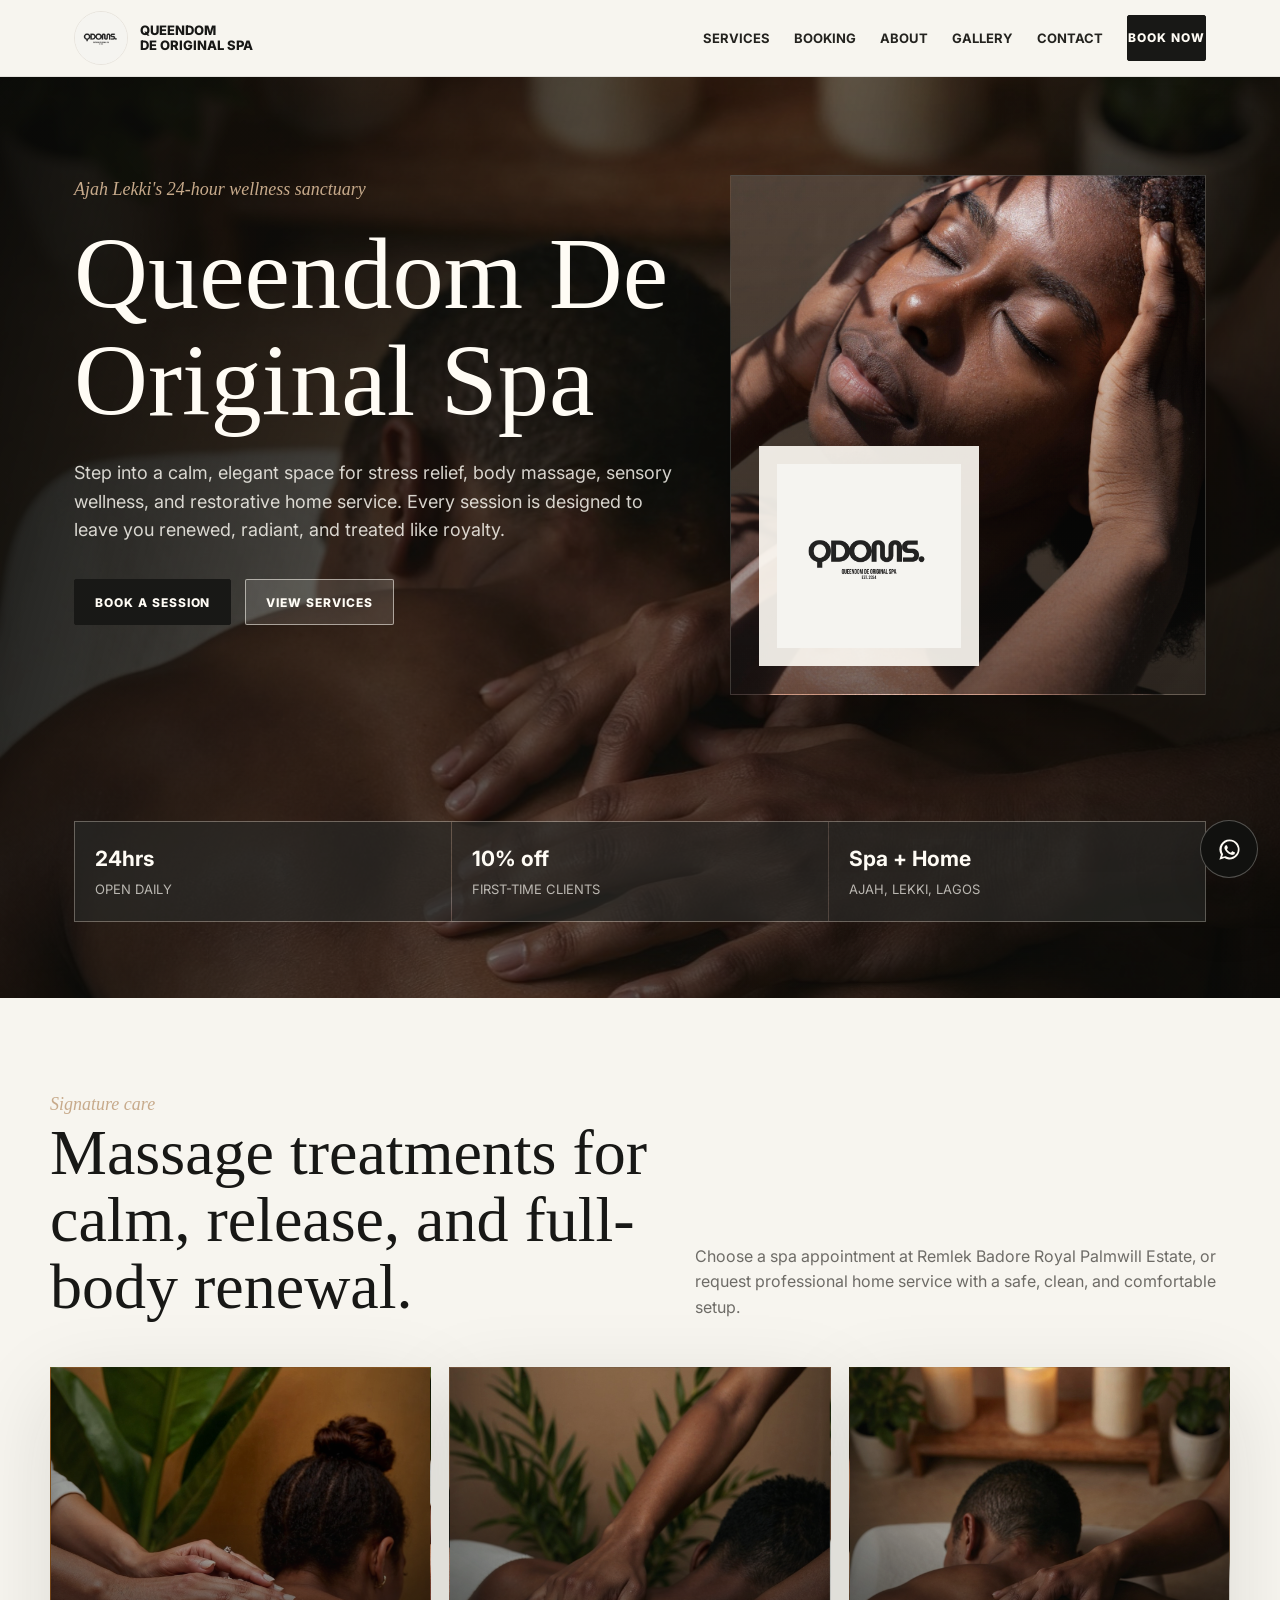
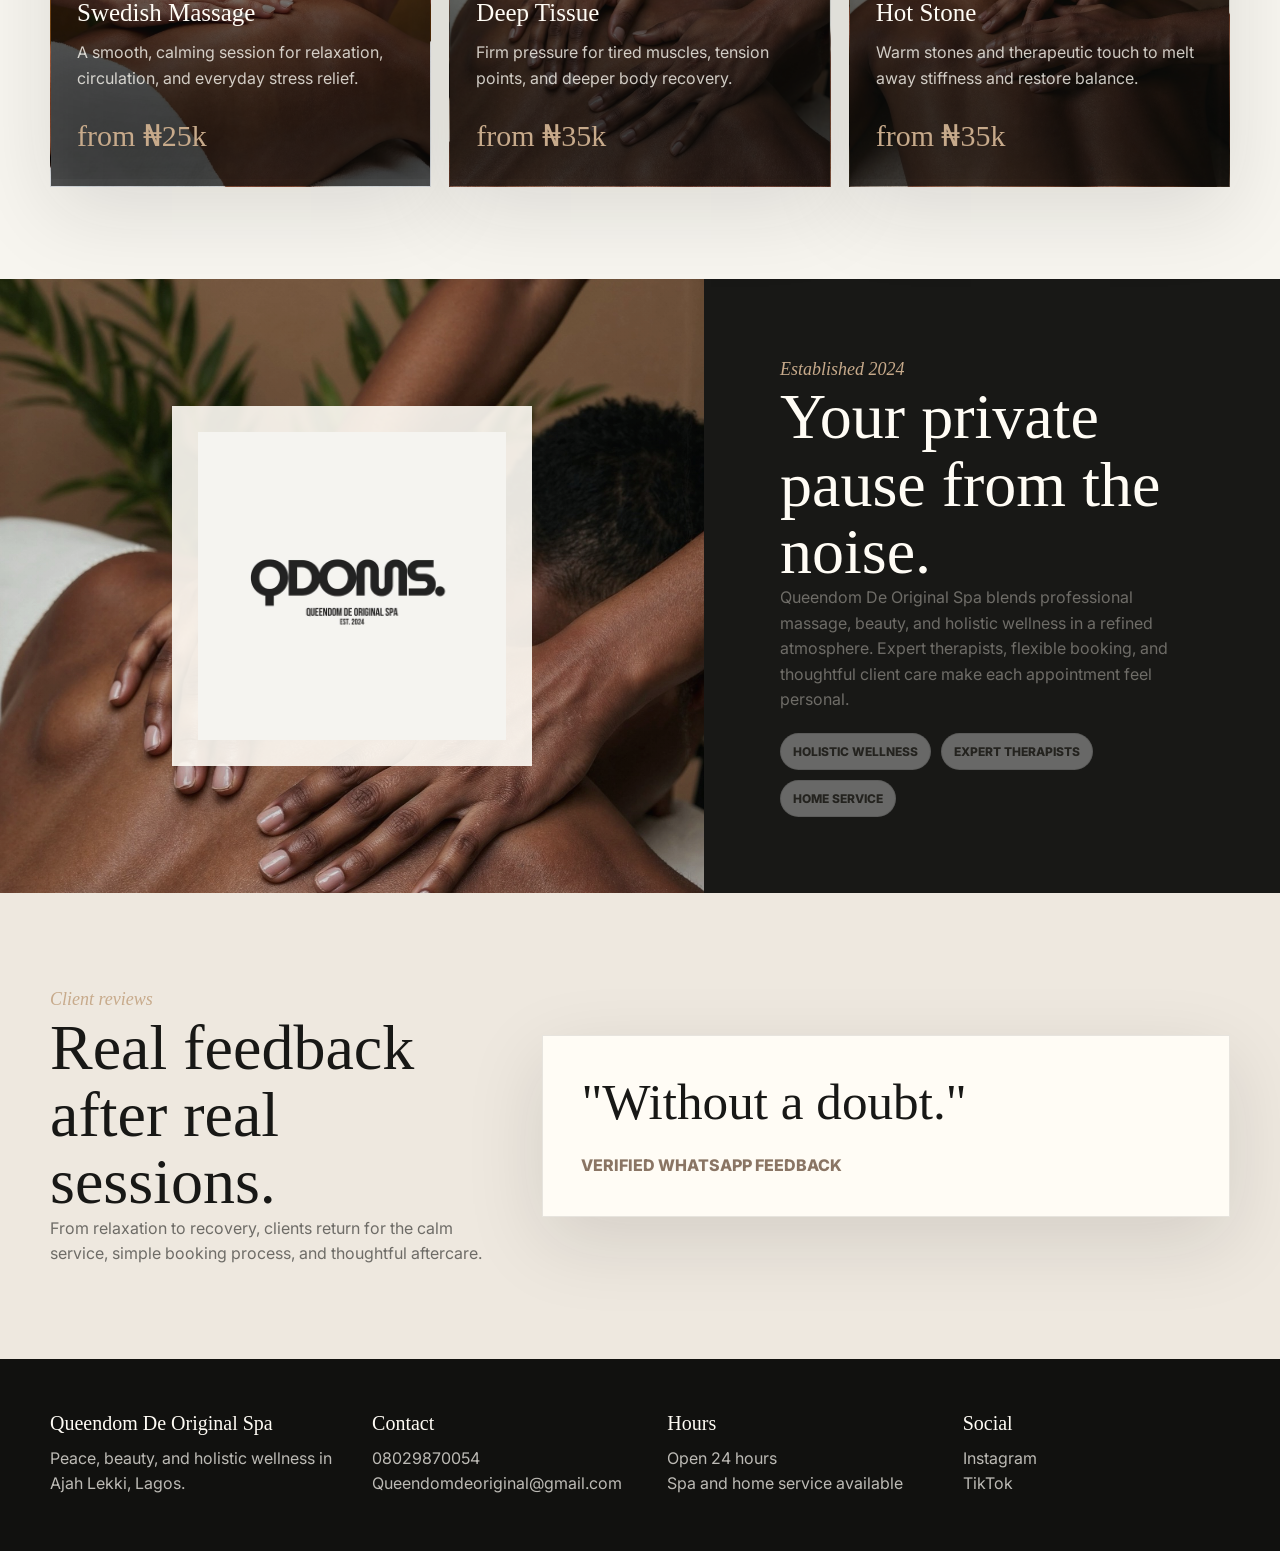
<file: index.html>
<!doctype html>
<html lang="en">
  <head>
    <meta charset="utf-8">
    <meta name="viewport" content="width=device-width, initial-scale=1">
    <title>Queendom De Original Spa | 24hr Massage Spa in Ajah Lekki</title>
    <meta name="description" content="Queendom De Original Spa is a 24-hour massage and wellness spa in Badore, Ajah Lekki, Lagos. Book Swedish, deep tissue, hot stone, relaxation, and home service massage.">
    <link rel="preconnect" href="https://fonts.googleapis.com">
    <link rel="preconnect" href="https://fonts.gstatic.com" crossorigin>
    <link href="https://fonts.googleapis.com/css2?family=Inter:wght@400;600;700;800&display=swap" rel="stylesheet">
    <link rel="stylesheet" href="styles.css">
  </head>
  <body>
    <header class="site-header">
      <nav class="nav">
        <a class="brand" href="index.html"><img src="assets/logo.jpeg" alt="Queendom De Original Spa logo"><span>Queendom<br>De Original Spa</span></a>
        <div class="nav-links">
          <a href="services.html">Services</a>
          <a href="booking.html">Booking</a>
          <a href="about.html">About</a>
          <a href="gallery.html">Gallery</a>
          <a href="contact.html">Contact</a>
          <a class="button" href="https://wa.me/2348029870054">Book Now</a>
        </div>
      </nav>
    </header>

    <main>
      <section class="hero">
        <div class="hero-inner">
          <div class="hero-content">
            <span class="eyebrow">Ajah Lekki's 24-hour wellness sanctuary</span>
            <h1>Queendom De Original Spa</h1>
            <p class="hero-copy">Step into a calm, elegant space for stress relief, body massage, sensory wellness, and restorative home service. Every session is designed to leave you renewed, radiant, and treated like royalty.</p>
            <div class="hero-actions">
              <a class="button" href="booking.html">Book a Session</a>
              <a class="button soft" href="services.html">View Services</a>
            </div>
          </div>
          <div class="hero-mark">
            <img src="assets/logo.jpeg" alt="Queendom De Original Spa logo">
          </div>
          <div class="hero-strip">
            <div><strong>24hrs</strong><span>Open daily</span></div>
            <div><strong>10% off</strong><span>First-time clients</span></div>
            <div><strong>Spa + Home</strong><span>Ajah, Lekki, Lagos</span></div>
          </div>
        </div>
      </section>

      <section class="section">
        <div class="container">
          <div class="section-head">
            <div>
              <span class="eyebrow">Signature care</span>
              <h2>Massage treatments for calm, release, and full-body renewal.</h2>
            </div>
            <p class="muted">Choose a spa appointment at Remlek Badore Royal Palmwill Estate, or request professional home service with a safe, clean, and comfortable setup.</p>
          </div>
          <div class="service-grid">
            <article class="service-card image-card" style="background-image:url('assets/massage-shoulder.jpg')">
              <h3>Swedish Massage</h3>
              <p class="muted">A smooth, calming session for relaxation, circulation, and everyday stress relief.</p>
              <div class="price">from ₦25k</div>
            </article>
            <article class="service-card image-card" style="background-image:url('assets/massage-hands.jpg')">
              <h3>Deep Tissue</h3>
              <p class="muted">Firm pressure for tired muscles, tension points, and deeper body recovery.</p>
              <div class="price">from ₦35k</div>
            </article>
            <article class="service-card image-card" style="background-image:url('assets/massage-candles.jpg')">
              <h3>Hot Stone</h3>
              <p class="muted">Warm stones and therapeutic touch to melt away stiffness and restore balance.</p>
              <div class="price">from ₦35k</div>
            </article>
          </div>
        </div>
      </section>

      <section class="image-band">
        <div class="logo-panel"><img src="assets/logo.jpeg" alt="Queendom De Original Spa brand mark"></div>
        <div class="copy-panel">
          <span class="eyebrow">Established 2024</span>
          <h2>Your private pause from the noise.</h2>
          <p class="muted">Queendom De Original Spa blends professional massage, beauty, and holistic wellness in a refined atmosphere. Expert therapists, flexible booking, and thoughtful client care make each appointment feel personal.</p>
          <div class="pill-row">
            <span class="pill">Holistic wellness</span>
            <span class="pill">Expert therapists</span>
            <span class="pill">Home service</span>
          </div>
        </div>
      </section>

      <section class="section beige">
        <div class="container reviews">
          <div>
            <span class="eyebrow">Client reviews</span>
            <h2>Real feedback after real sessions.</h2>
            <p class="muted">From relaxation to recovery, clients return for the calm service, simple booking process, and thoughtful aftercare.</p>
          </div>
          <div class="quote-card">
            <blockquote>"Without a doubt."</blockquote>
            <cite>Verified WhatsApp feedback</cite>
          </div>
        </div>
      </section>
    </main>

    <footer class="footer">
      <div class="container footer-grid">
        <div><h3>Queendom De Original Spa</h3><p>Peace, beauty, and holistic wellness in Ajah Lekki, Lagos.</p></div>
        <div><h3>Contact</h3><p><a href="tel:+2348029870054">08029870054</a><br><a href="mailto:Queendomdeoriginal@gmail.com">Queendomdeoriginal@gmail.com</a></p></div>
        <div><h3>Hours</h3><p>Open 24 hours<br>Spa and home service available</p></div>
        <div><h3>Social</h3><p><a href="https://www.instagram.com/queendomspa.ng">Instagram</a><br><a href="https://tiktok.com/@queendomdeoriginalspa">TikTok</a></p></div>
      </div>
    </footer>
    <script src="script.js"></script>
  </body>
</html>
</file>
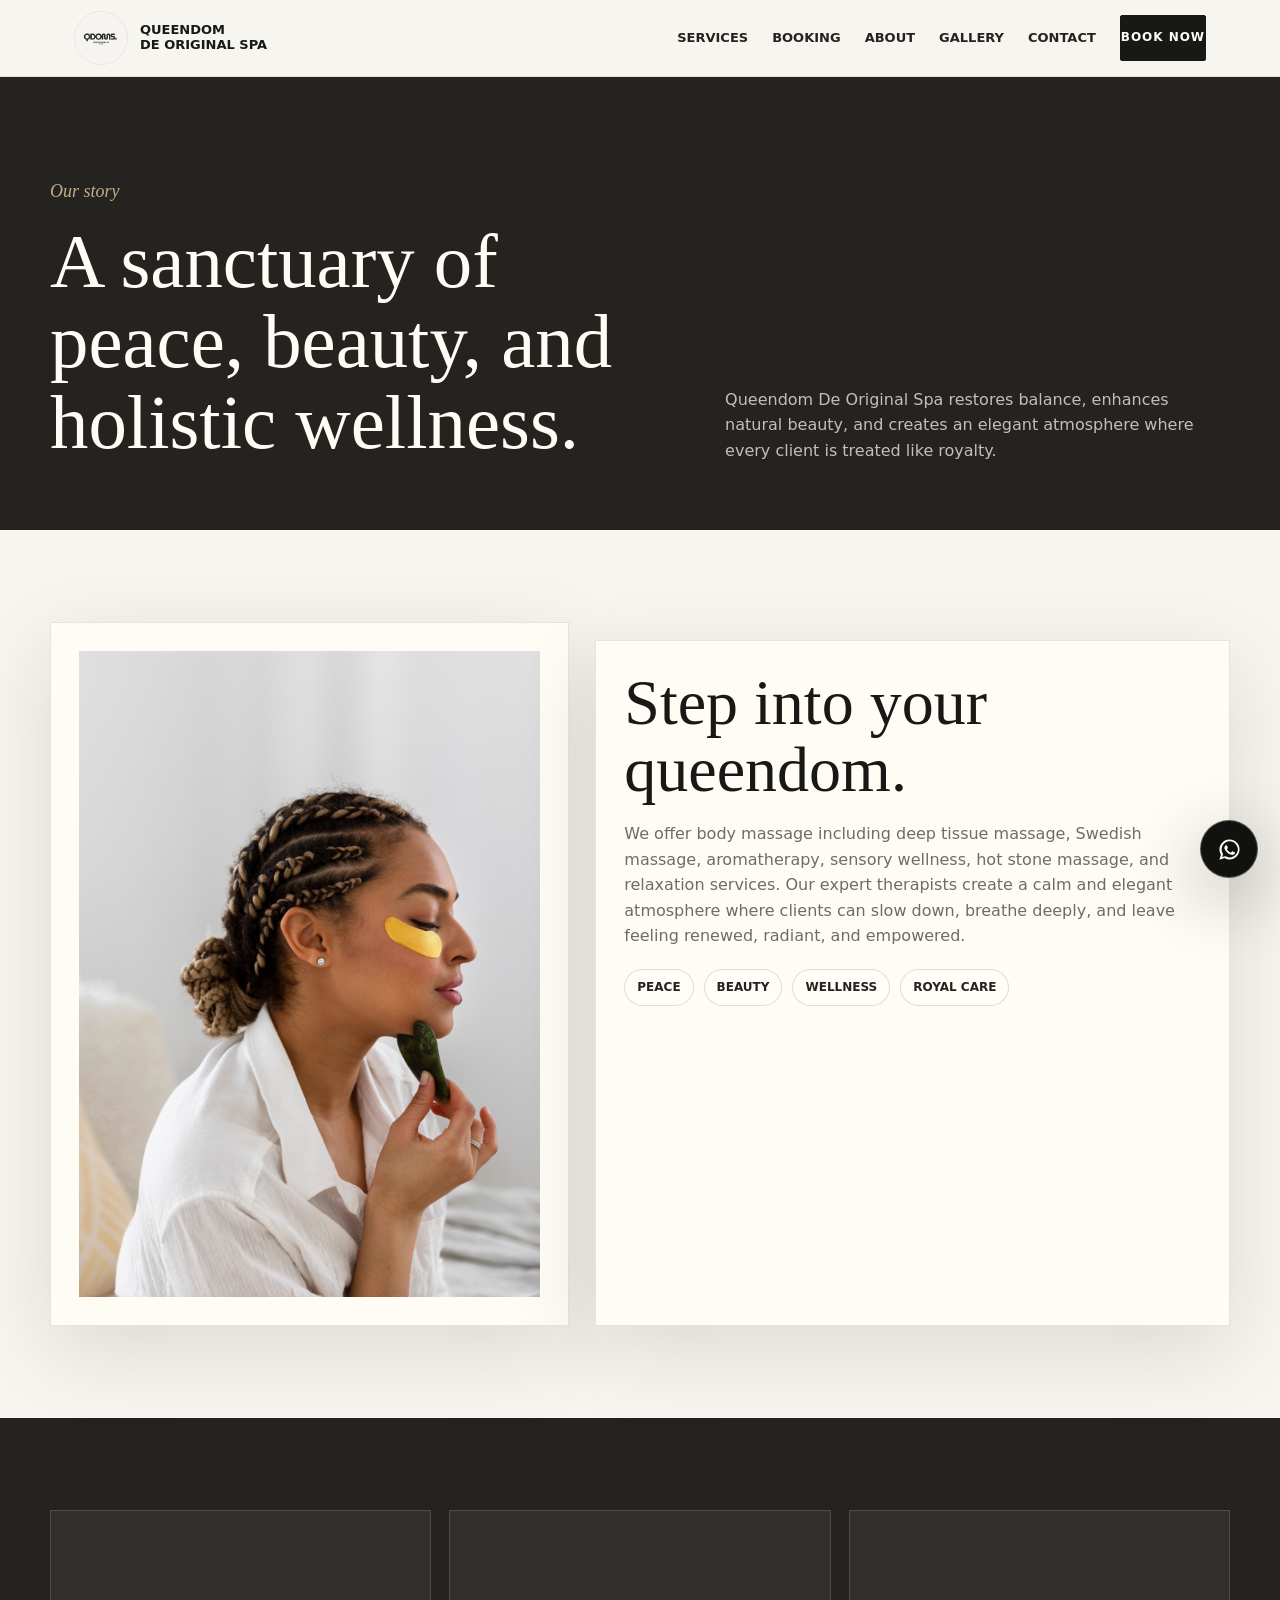
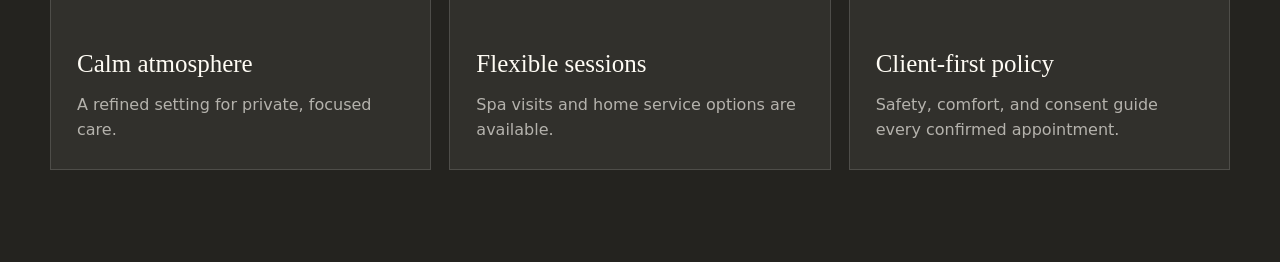
<file: about.html>
<!doctype html>
<html lang="en">
  <head>
    <meta charset="utf-8">
    <meta name="viewport" content="width=device-width, initial-scale=1">
    <title>About | Queendom De Original Spa</title>
    <meta name="description" content="Learn about Queendom De Original Spa, a sanctuary of peace, beauty, and holistic wellness in Ajah Lekki, Lagos.">
    <link rel="stylesheet" href="styles.css">
  </head>
  <body>
    <header class="site-header">
      <nav class="nav">
        <a class="brand" href="index.html"><img src="assets/logo.jpeg" alt="Queendom De Original Spa logo"><span>Queendom<br>De Original Spa</span></a>
        <div class="nav-links"><a href="services.html">Services</a><a href="booking.html">Booking</a><a href="about.html">About</a><a href="gallery.html">Gallery</a><a href="contact.html">Contact</a><a class="button" href="https://wa.me/2348029870054">Book Now</a></div>
      </nav>
    </header>
    <main>
      <section class="page-hero">
        <div class="container">
          <div><span class="eyebrow">Our story</span><h1>A sanctuary of peace, beauty, and holistic wellness.</h1></div>
          <p>Queendom De Original Spa restores balance, enhances natural beauty, and creates an elegant atmosphere where every client is treated like royalty.</p>
        </div>
      </section>
      <section class="section">
        <div class="container about-grid">
          <div class="info-card"><img src="assets/facial-routine.jpg" alt="Facial wellness routine"></div>
          <div class="info-card">
            <h2>Step into your queendom.</h2>
            <p class="muted" style="margin-top:18px">We offer body massage including deep tissue massage, Swedish massage, aromatherapy, sensory wellness, hot stone massage, and relaxation services. Our expert therapists create a calm and elegant atmosphere where clients can slow down, breathe deeply, and leave feeling renewed, radiant, and empowered.</p>
            <div class="pill-row"><span class="pill">Peace</span><span class="pill">Beauty</span><span class="pill">Wellness</span><span class="pill">Royal care</span></div>
          </div>
        </div>
      </section>
      <section class="section dark">
        <div class="container service-grid">
          <article class="service-card"><h3>Calm atmosphere</h3><p class="muted">A refined setting for private, focused care.</p></article>
          <article class="service-card"><h3>Flexible sessions</h3><p class="muted">Spa visits and home service options are available.</p></article>
          <article class="service-card"><h3>Client-first policy</h3><p class="muted">Safety, comfort, and consent guide every confirmed appointment.</p></article>
        </div>
      </section>
    </main>
    <script src="script.js"></script>
  </body>
</html>
</file>
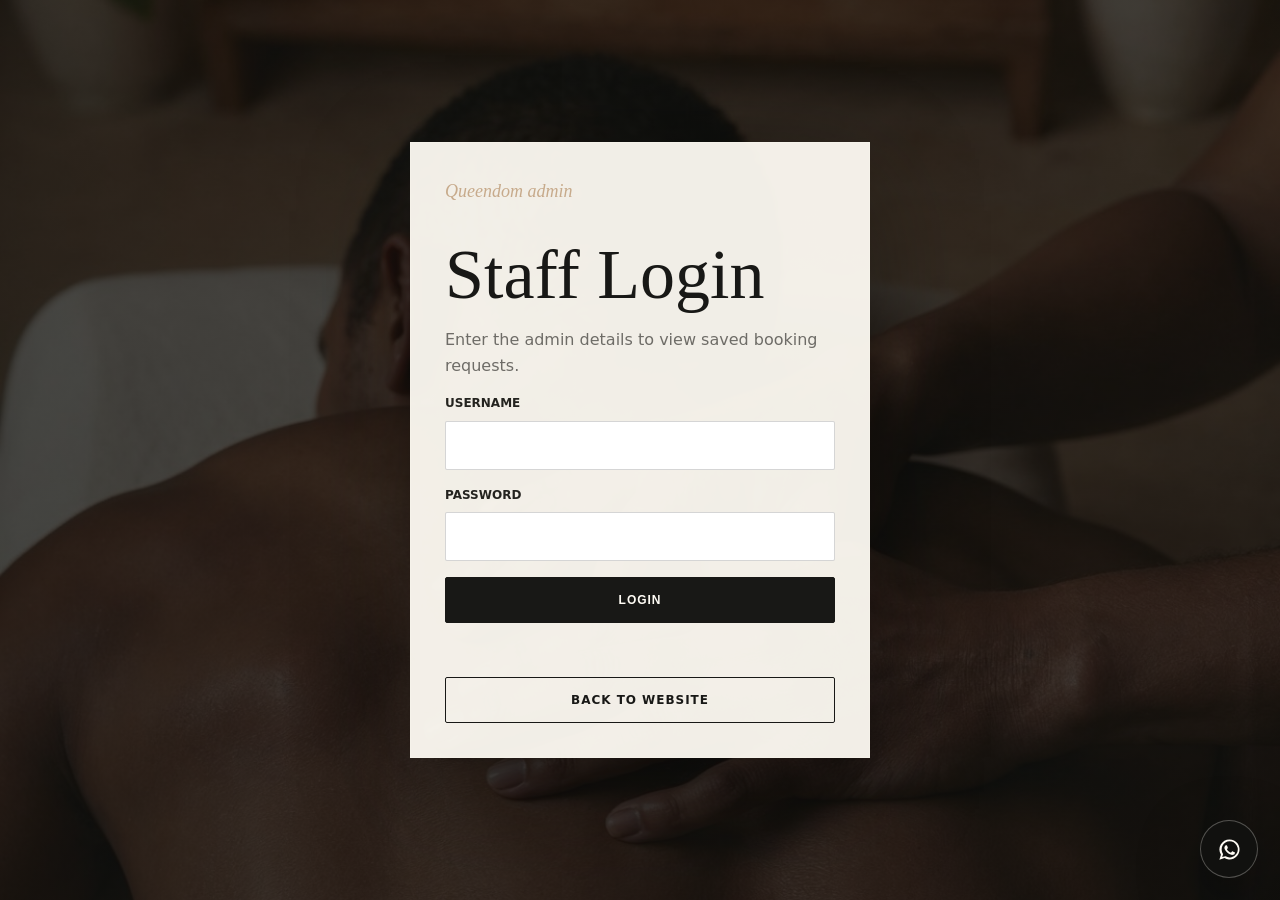
<file: admin.html>
<!doctype html>
<html lang="en">
  <head>
    <meta charset="utf-8">
    <meta name="viewport" content="width=device-width, initial-scale=1">
    <title>Admin Dashboard | Queendom De Original Spa</title>
    <meta name="description" content="Simple local booking dashboard for Queendom De Original Spa.">
    <link rel="stylesheet" href="styles.css">
  </head>
  <body class="admin-shell">
    <section class="admin-login" id="adminLogin" aria-label="Admin login">
      <form class="login-card" id="adminLoginForm">
        <span class="eyebrow">Queendom admin</span>
        <h1>Staff Login</h1>
        <p class="muted">Enter the admin details to view saved booking requests.</p>
        <label>Username<input type="text" name="username" autocomplete="username" required></label>
        <label>Password<input type="password" name="password" autocomplete="current-password" required></label>
        <button type="submit">Login</button>
        <p class="login-error" id="loginError" role="alert"></p>
        <a class="button secondary" href="index.html">Back to Website</a>
      </form>
    </section>

    <div id="adminContent" hidden>
    <header class="admin-header">
      <div>
        <span class="eyebrow">Admin</span>
        <h1>Bookings Dashboard</h1>
      </div>
      <div class="admin-top-actions">
        <button class="button soft" id="logoutAdmin" type="button">Logout</button>
        <a class="button soft" href="index.html">Back to Website</a>
      </div>
    </header>

    <main class="admin-main">
      <p class="notice">This is a simple static dashboard. Bookings are saved in this browser using local storage, while clients also send their receipt and details through WhatsApp.</p>

      <section class="admin-stats" aria-label="Booking stats">
        <div class="stat-card"><strong id="totalBookings">0</strong><span>Total bookings</span></div>
        <div class="stat-card"><strong id="pendingBookings">0</strong><span>Awaiting payment</span></div>
        <div class="stat-card"><strong id="spaBookings">0</strong><span>Spa sessions</span></div>
        <div class="stat-card"><strong id="homeBookings">0</strong><span>Home service</span></div>
      </section>

      <section class="admin-actions" aria-label="Dashboard actions">
        <button id="exportBookings" type="button">Export JSON</button>
        <button id="clearBookings" class="button secondary" type="button">Clear Bookings</button>
        <a class="button secondary" href="booking.html">Test Booking</a>
      </section>

      <section id="adminList" aria-label="Saved bookings"></section>
    </main>
    </div>

    <script src="script.js"></script>
  </body>
</html>
</file>
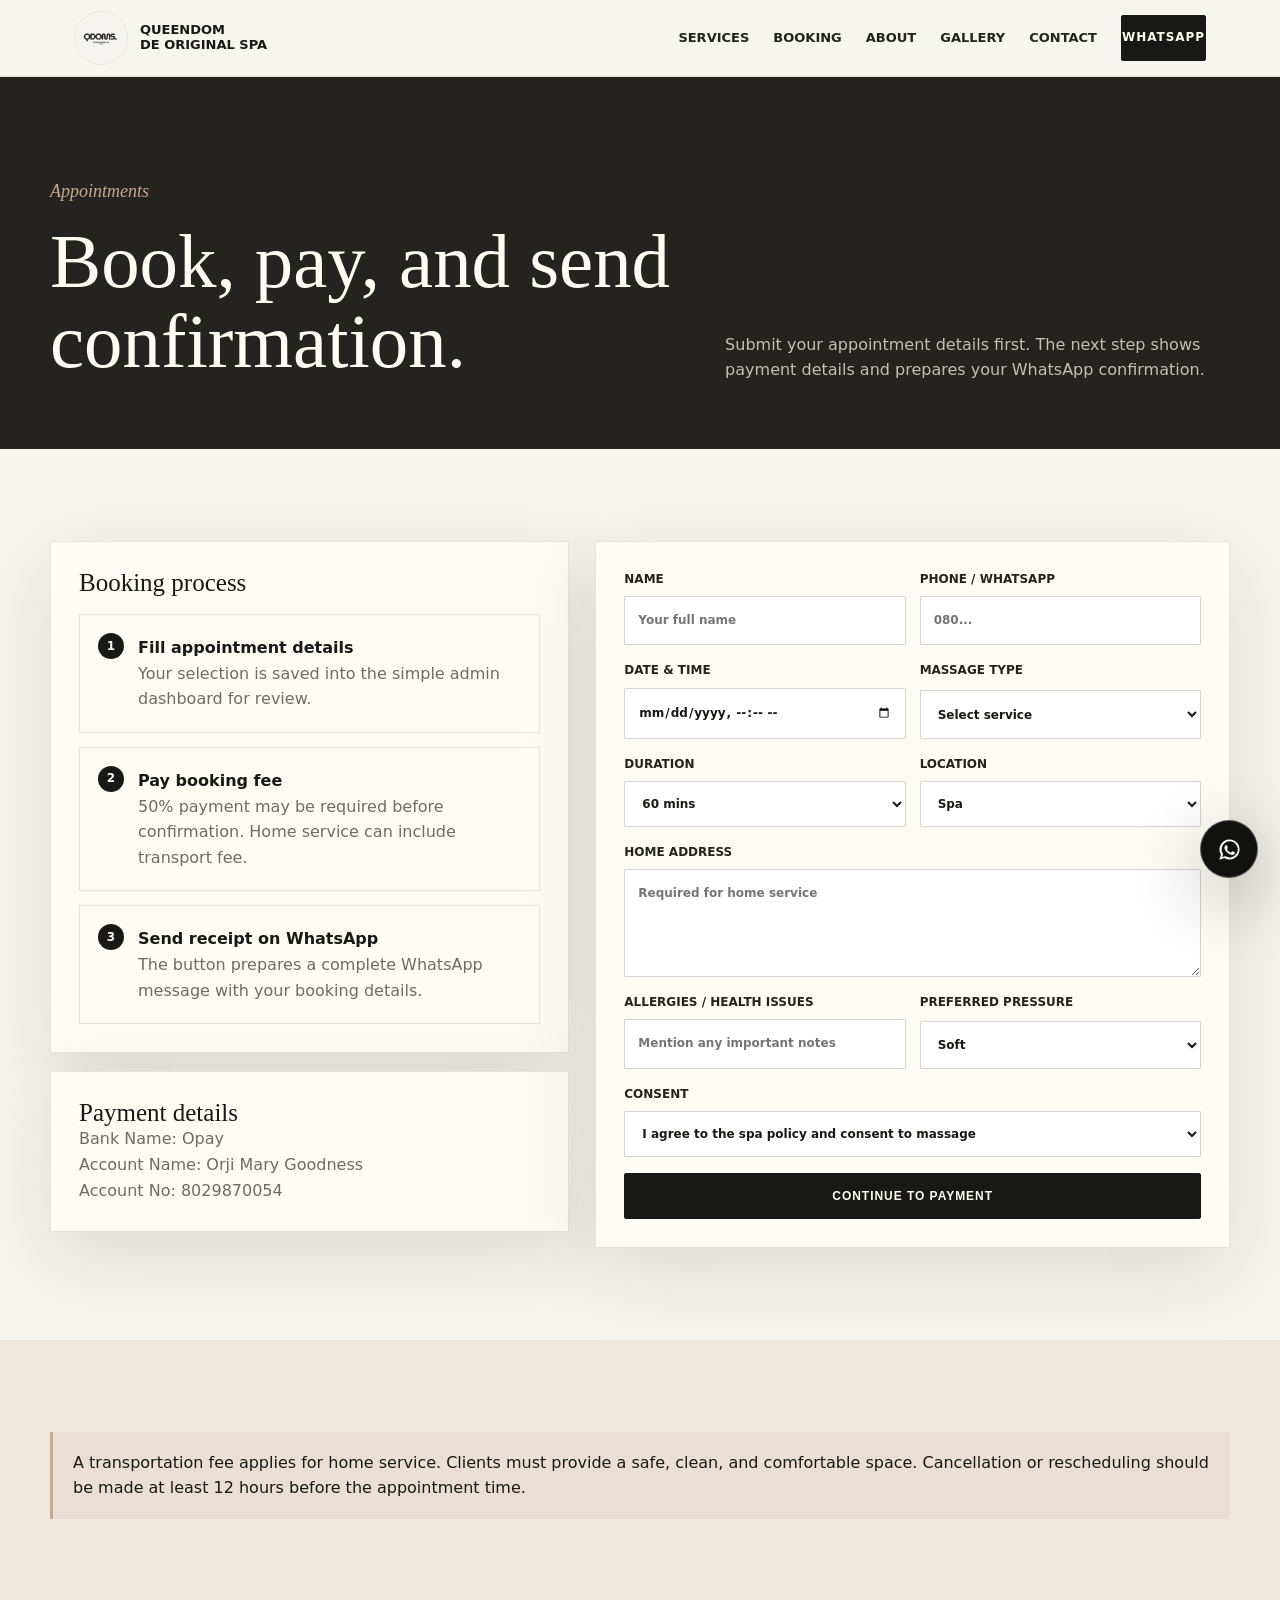
<file: booking.html>
<!doctype html>
<html lang="en">
  <head>
    <meta charset="utf-8">
    <meta name="viewport" content="width=device-width, initial-scale=1">
    <title>Book a Massage | Queendom De Original Spa</title>
    <meta name="description" content="Book a massage appointment with Queendom De Original Spa by WhatsApp, call, or payment confirmation.">
    <link rel="stylesheet" href="styles.css">
  </head>
  <body>
    <header class="site-header">
      <nav class="nav">
        <a class="brand" href="index.html"><img src="assets/logo.jpeg" alt="Queendom De Original Spa logo"><span>Queendom<br>De Original Spa</span></a>
        <div class="nav-links"><a href="services.html">Services</a><a href="booking.html">Booking</a><a href="about.html">About</a><a href="gallery.html">Gallery</a><a href="contact.html">Contact</a><a class="button" href="https://wa.me/2348029870054">WhatsApp</a></div>
      </nav>
    </header>
    <main>
      <section class="page-hero">
        <div class="container">
          <div><span class="eyebrow">Appointments</span><h1>Book, pay, and send confirmation.</h1></div>
          <p>Submit your appointment details first. The next step shows payment details and prepares your WhatsApp confirmation.</p>
        </div>
      </section>
      <section class="section">
        <div class="container booking-grid">
          <div>
            <div class="info-card">
              <h3>Booking process</h3>
              <div class="steps" style="margin-top:18px">
                <div class="step"><strong>Fill appointment details</strong><p class="muted">Your selection is saved into the simple admin dashboard for review.</p></div>
                <div class="step"><strong>Pay booking fee</strong><p class="muted">50% payment may be required before confirmation. Home service can include transport fee.</p></div>
                <div class="step"><strong>Send receipt on WhatsApp</strong><p class="muted">The button prepares a complete WhatsApp message with your booking details.</p></div>
              </div>
            </div>
            <div class="info-card">
              <h3>Payment details</h3>
              <p class="muted">Bank Name: Opay<br>Account Name: Orji Mary Goodness<br>Account No: 8029870054</p>
            </div>
          </div>
          <div class="info-card">
            <form id="bookingForm">
              <div class="form-row">
                <label>Name<input type="text" name="name" placeholder="Your full name" required></label>
                <label>Phone / WhatsApp<input type="tel" name="phone" placeholder="080..." required></label>
              </div>
              <div class="form-row">
                <label>Date & Time<input type="datetime-local" name="date" required></label>
                <label>Massage Type<select name="massage" required><option value="">Select service</option><option>Swedish Massage</option><option>Deep Tissue Massage</option><option>Hot Stone Massage</option><option>Yoni Massage</option><option>Erotic Massage</option><option>Nuru Massage</option><option>Nuru Exclusive</option></select></label>
              </div>
              <div class="form-row">
                <label>Duration<select name="duration"><option>60 mins</option><option>90 mins</option><option>120 mins</option><option>30 mins</option></select></label>
                <label>Location<select name="location"><option>Spa</option><option>Home service</option></select></label>
              </div>
              <label>Home Address<textarea name="address" placeholder="Required for home service"></textarea></label>
              <div class="form-row">
                <label>Allergies / Health Issues<input type="text" name="health" placeholder="Mention any important notes"></label>
                <label>Preferred Pressure<select name="pressure"><option>Soft</option><option>Medium</option><option>Firm</option></select></label>
              </div>
              <label>Consent<select name="consent"><option>I agree to the spa policy and consent to massage</option></select></label>
              <button type="submit">Continue to Payment</button>
            </form>
            <div class="payment-panel" id="paymentPanel">
              <div>
                <span class="eyebrow">Payment</span>
                <h3>Secure your session</h3>
                <p class="muted">Pay the required booking fee, then send your receipt on WhatsApp for final confirmation.</p>
              </div>
              <div class="payment-detail">
                <strong>Queendom.ng Payment Details</strong>
                <span>Bank Name: Opay</span>
                <span>Account Name: Orji Mary Goodness</span>
                <span>Account No: 8029870054</span>
              </div>
              <div class="booking-summary" id="bookingSummary"></div>
              <a class="button soft" id="receiptButton" href="https://wa.me/2348029870054">Send Receipt on WhatsApp</a>
              <a class="button soft" href="admin.html">View Admin Dashboard</a>
            </div>
          </div>
        </div>
      </section>
      <section class="section beige">
        <div class="container">
          <div class="notice">A transportation fee applies for home service. Clients must provide a safe, clean, and comfortable space. Cancellation or rescheduling should be made at least 12 hours before the appointment time.</div>
        </div>
      </section>
    </main>
    <script src="script.js"></script>
  </body>
</html>
</file>
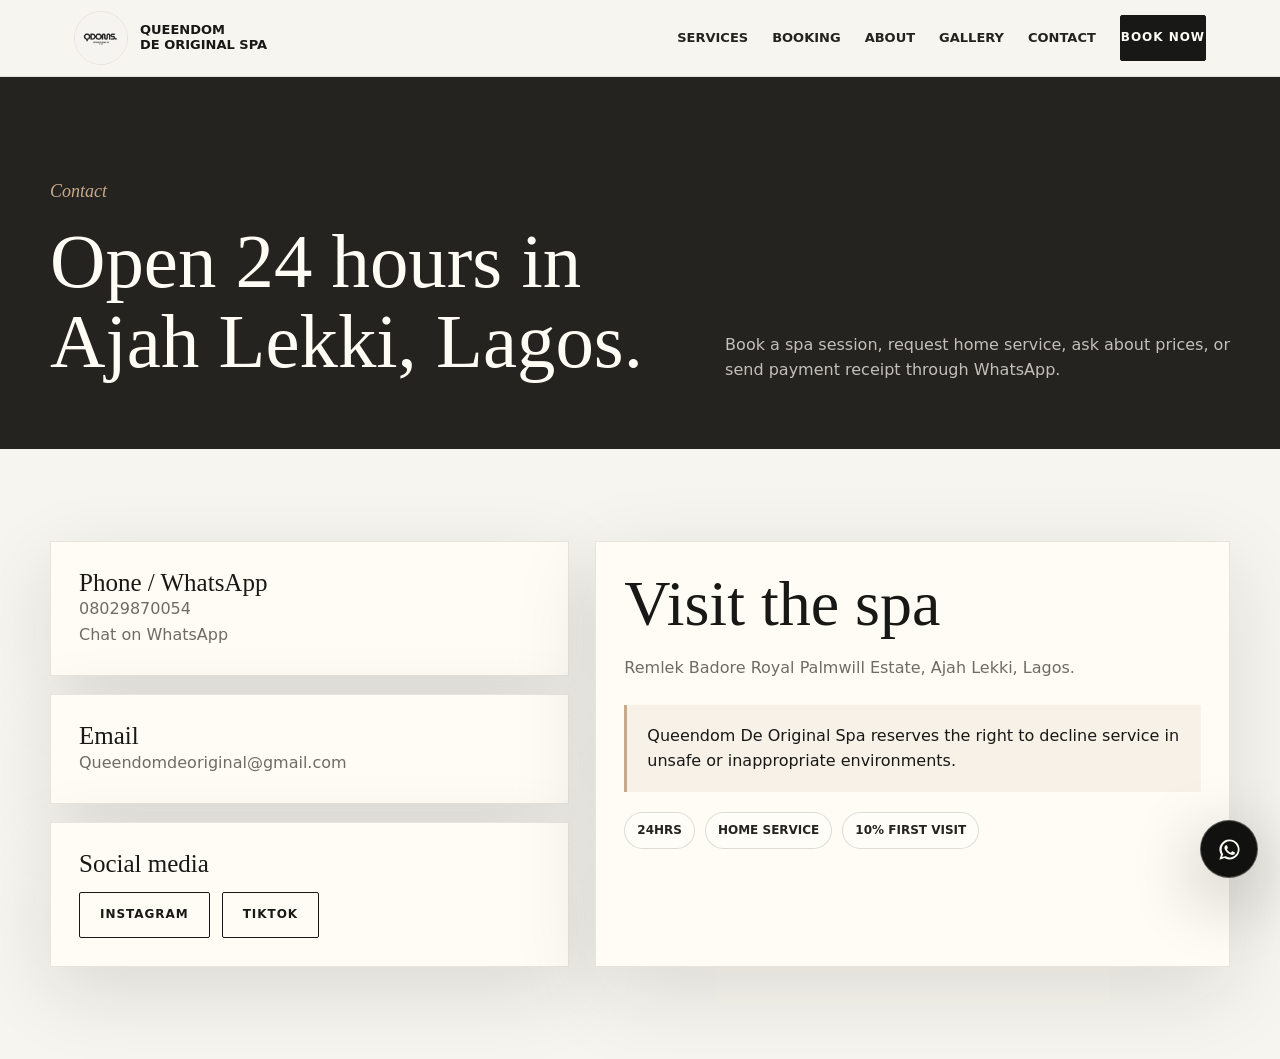
<file: contact.html>
<!doctype html>
<html lang="en">
  <head>
    <meta charset="utf-8">
    <meta name="viewport" content="width=device-width, initial-scale=1">
    <title>Contact | Queendom De Original Spa</title>
    <meta name="description" content="Contact Queendom De Original Spa in Remlek Badore Royal Palmwill Estate, Ajah Lekki, Lagos.">
    <link rel="stylesheet" href="styles.css">
  </head>
  <body>
    <header class="site-header">
      <nav class="nav">
        <a class="brand" href="index.html"><img src="assets/logo.jpeg" alt="Queendom De Original Spa logo"><span>Queendom<br>De Original Spa</span></a>
        <div class="nav-links"><a href="services.html">Services</a><a href="booking.html">Booking</a><a href="about.html">About</a><a href="gallery.html">Gallery</a><a href="contact.html">Contact</a><a class="button" href="https://wa.me/2348029870054">Book Now</a></div>
      </nav>
    </header>
    <main>
      <section class="page-hero">
        <div class="container">
          <div><span class="eyebrow">Contact</span><h1>Open 24 hours in Ajah Lekki, Lagos.</h1></div>
          <p>Book a spa session, request home service, ask about prices, or send payment receipt through WhatsApp.</p>
        </div>
      </section>
      <section class="section">
        <div class="container contact-grid">
          <div>
            <div class="info-card"><h3>Phone / WhatsApp</h3><p class="muted"><a href="tel:+2348029870054">08029870054</a><br><a href="https://wa.me/2348029870054">Chat on WhatsApp</a></p></div>
            <div class="info-card"><h3>Email</h3><p class="muted"><a href="mailto:Queendomdeoriginal@gmail.com">Queendomdeoriginal@gmail.com</a></p></div>
            <div class="info-card"><h3>Social media</h3><div class="socials" style="margin-top:14px"><a class="button secondary" href="https://www.instagram.com/queendomspa.ng">Instagram</a><a class="button secondary" href="https://tiktok.com/@queendomdeoriginalspa">TikTok</a></div></div>
          </div>
          <div class="info-card">
            <h2>Visit the spa</h2>
            <p class="muted" style="margin-top:18px">Remlek Badore Royal Palmwill Estate, Ajah Lekki, Lagos.</p>
            <div class="notice" style="margin-top:24px">Queendom De Original Spa reserves the right to decline service in unsafe or inappropriate environments.</div>
            <div class="pill-row"><span class="pill">24hrs</span><span class="pill">Home service</span><span class="pill">10% first visit</span></div>
          </div>
        </div>
      </section>
    </main>
    <script src="script.js"></script>
  </body>
</html>
</file>
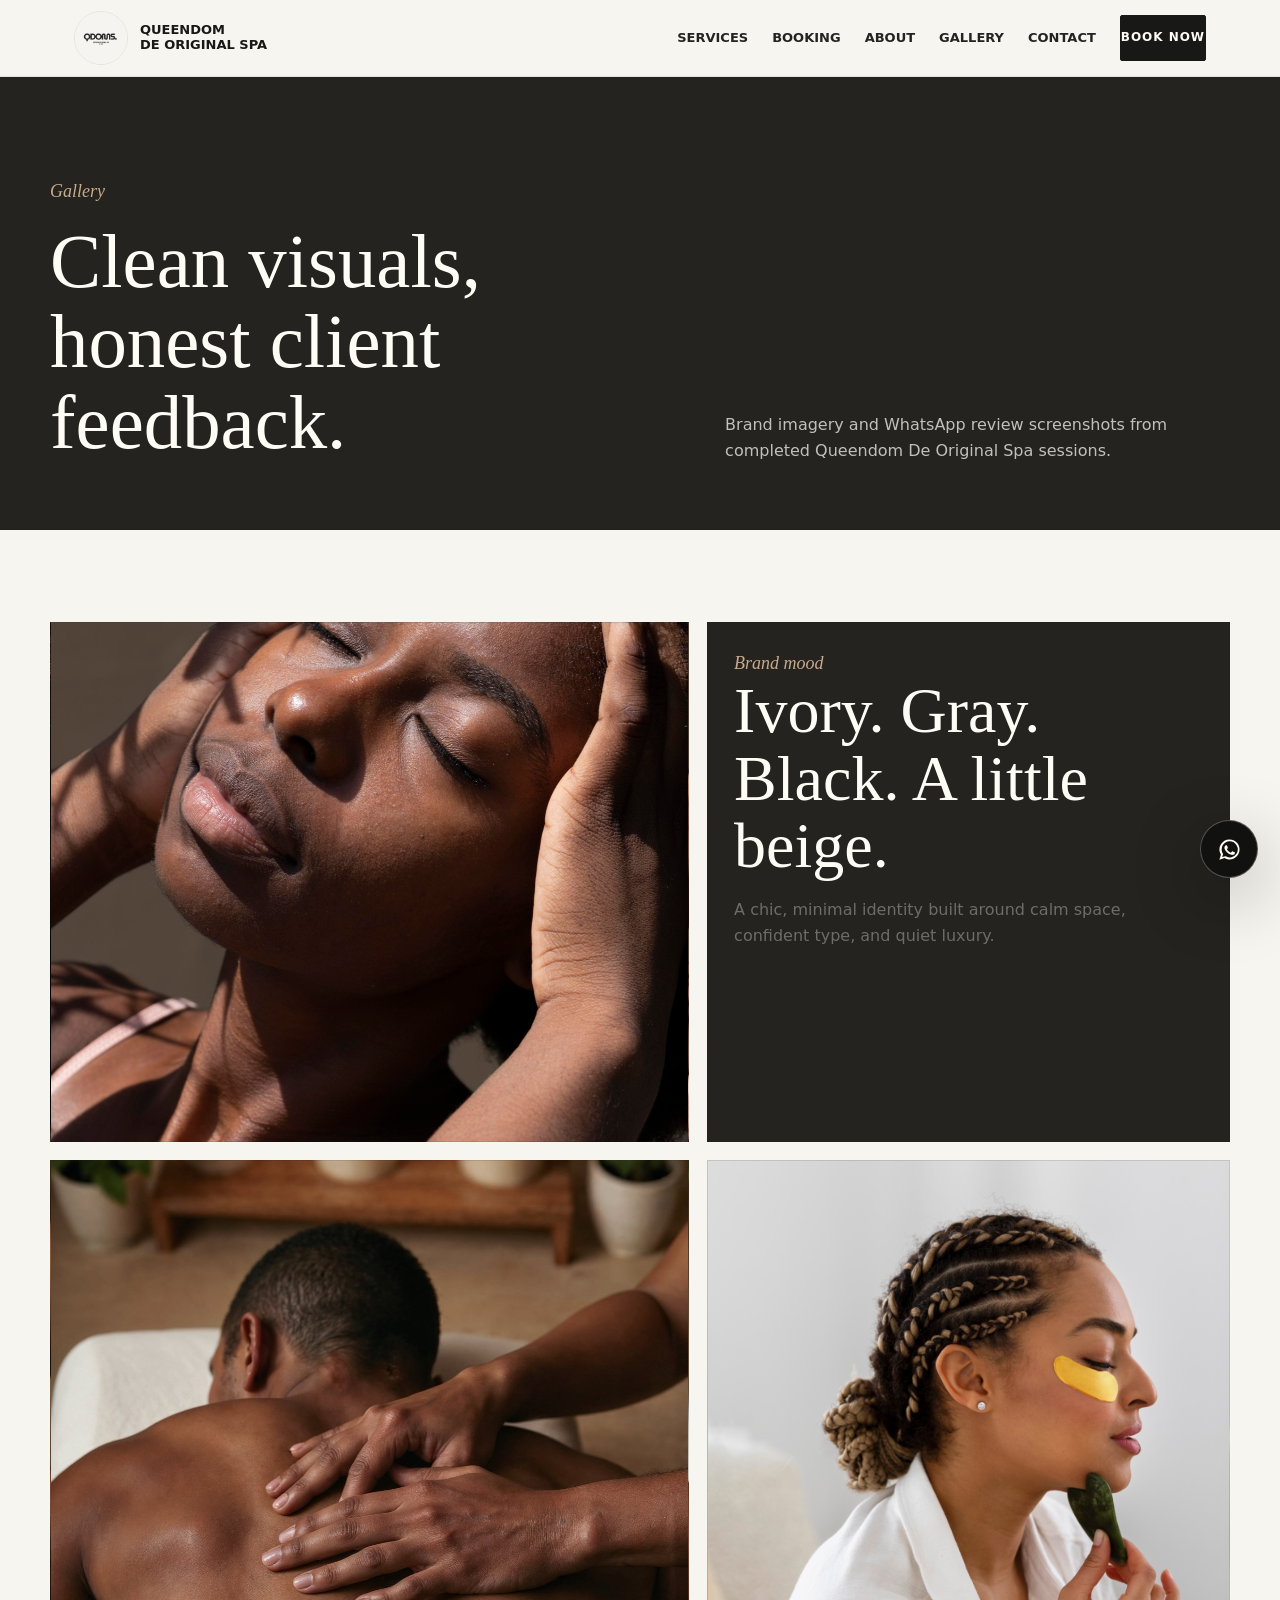
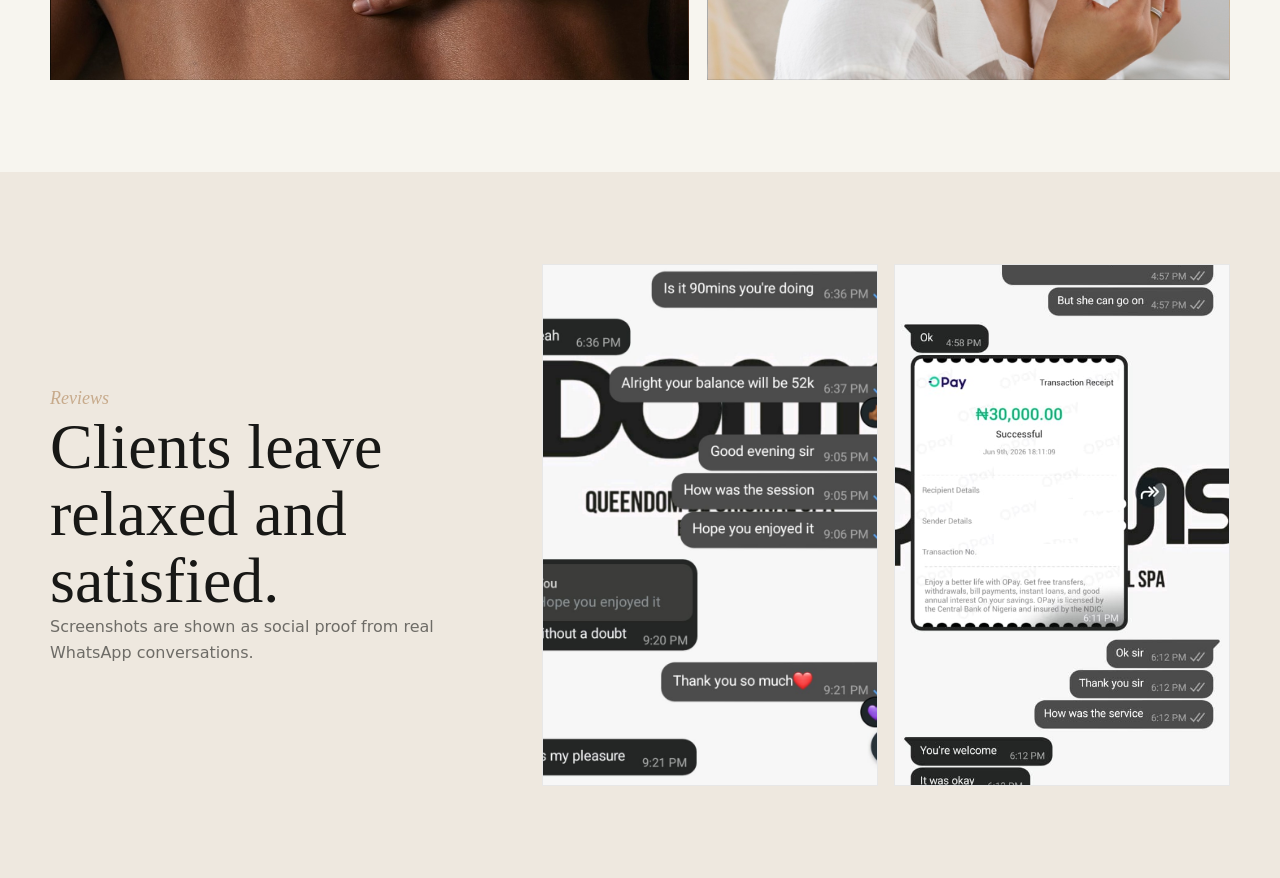
<file: gallery.html>
<!doctype html>
<html lang="en">
  <head>
    <meta charset="utf-8">
    <meta name="viewport" content="width=device-width, initial-scale=1">
    <title>Gallery & Reviews | Queendom De Original Spa</title>
    <meta name="description" content="View Queendom De Original Spa brand visuals and real customer review screenshots.">
    <link rel="stylesheet" href="styles.css">
  </head>
  <body>
    <header class="site-header">
      <nav class="nav">
        <a class="brand" href="index.html"><img src="assets/logo.jpeg" alt="Queendom De Original Spa logo"><span>Queendom<br>De Original Spa</span></a>
        <div class="nav-links"><a href="services.html">Services</a><a href="booking.html">Booking</a><a href="about.html">About</a><a href="gallery.html">Gallery</a><a href="contact.html">Contact</a><a class="button" href="https://wa.me/2348029870054">Book Now</a></div>
      </nav>
    </header>
    <main>
      <section class="page-hero">
        <div class="container">
          <div><span class="eyebrow">Gallery</span><h1>Clean visuals, honest client feedback.</h1></div>
          <p>Brand imagery and WhatsApp review screenshots from completed Queendom De Original Spa sessions.</p>
        </div>
      </section>
      <section class="section">
        <div class="container gallery">
          <div class="gallery-tile gallery-photo" style="background-image:url('assets/beauty-ritual.jpg')"></div>
          <div class="gallery-tile dark-tile"><span class="eyebrow">Brand mood</span><h2>Ivory. Gray. Black. A little beige.</h2><p class="muted" style="margin-top:18px">A chic, minimal identity built around calm space, confident type, and quiet luxury.</p></div>
          <div class="gallery-tile gallery-photo" style="background-image:url('assets/massage-candles.jpg')"></div>
          <div class="gallery-tile gallery-photo" style="background-image:url('assets/facial-routine.jpg')"></div>
        </div>
      </section>
      <section class="section beige">
        <div class="container reviews">
          <div><span class="eyebrow">Reviews</span><h2>Clients leave relaxed and satisfied.</h2><p class="muted">Screenshots are shown as social proof from real WhatsApp conversations.</p></div>
          <div class="review-images"><img src="assets/review-without-doubt.jpeg" alt="Client review saying without a doubt"><img src="assets/review-okay.jpeg" alt="Client review saying the service was okay"></div>
        </div>
      </section>
    </main>
    <script src="script.js"></script>
  </body>
</html>
</file>
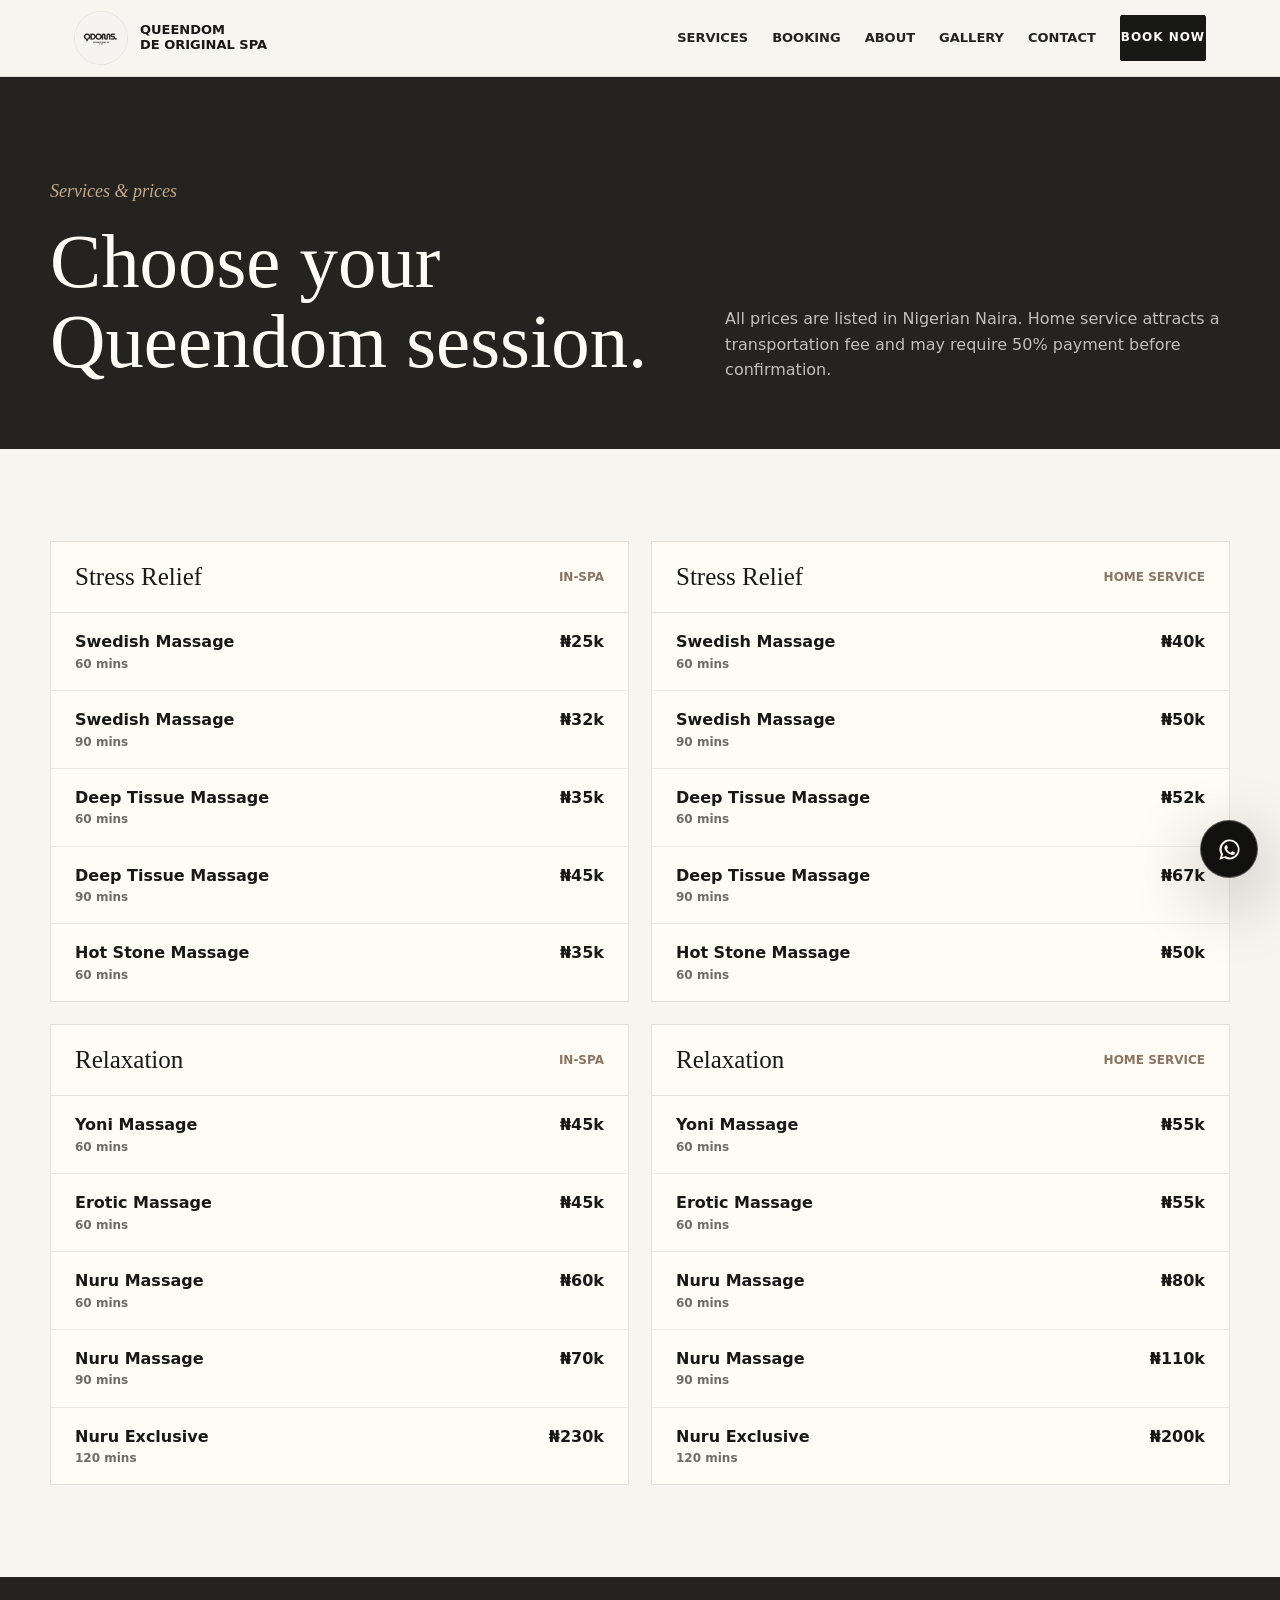
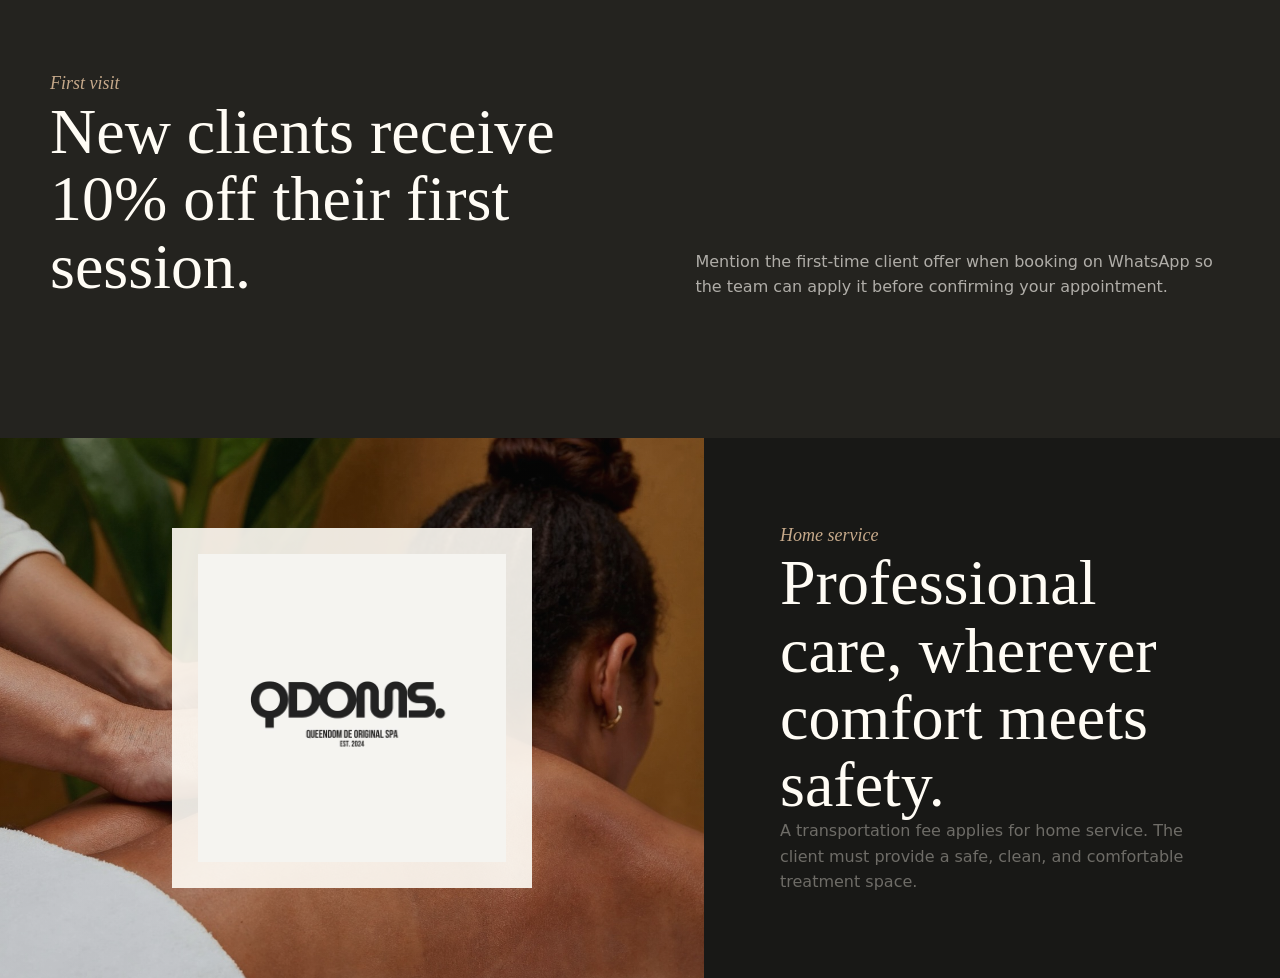
<file: services.html>
<!doctype html>
<html lang="en">
  <head>
    <meta charset="utf-8">
    <meta name="viewport" content="width=device-width, initial-scale=1">
    <title>Services & Prices | Queendom De Original Spa</title>
    <meta name="description" content="Explore Queendom De Original Spa massage services and prices for spa sessions and home service in Ajah Lekki, Lagos.">
    <link rel="stylesheet" href="styles.css">
  </head>
  <body>
    <header class="site-header">
      <nav class="nav">
        <a class="brand" href="index.html"><img src="assets/logo.jpeg" alt="Queendom De Original Spa logo"><span>Queendom<br>De Original Spa</span></a>
        <div class="nav-links"><a href="services.html">Services</a><a href="booking.html">Booking</a><a href="about.html">About</a><a href="gallery.html">Gallery</a><a href="contact.html">Contact</a><a class="button" href="https://wa.me/2348029870054">Book Now</a></div>
      </nav>
    </header>
    <main>
      <section class="page-hero">
        <div class="container">
          <div><span class="eyebrow">Services & prices</span><h1>Choose your Queendom session.</h1></div>
          <p>All prices are listed in Nigerian Naira. Home service attracts a transportation fee and may require 50% payment before confirmation.</p>
        </div>
      </section>
      <section class="section">
        <div class="container price-wrap">
          <article class="price-card">
            <header><h3>Stress Relief</h3><span>In-spa</span></header>
            <div class="price-list">
              <div class="price-line"><strong>Swedish Massage <small>60 mins</small></strong><strong>₦25k</strong></div>
              <div class="price-line"><strong>Swedish Massage <small>90 mins</small></strong><strong>₦32k</strong></div>
              <div class="price-line"><strong>Deep Tissue Massage <small>60 mins</small></strong><strong>₦35k</strong></div>
              <div class="price-line"><strong>Deep Tissue Massage <small>90 mins</small></strong><strong>₦45k</strong></div>
              <div class="price-line"><strong>Hot Stone Massage <small>60 mins</small></strong><strong>₦35k</strong></div>
            </div>
          </article>
          <article class="price-card">
            <header><h3>Stress Relief</h3><span>Home service</span></header>
            <div class="price-list">
              <div class="price-line"><strong>Swedish Massage <small>60 mins</small></strong><strong>₦40k</strong></div>
              <div class="price-line"><strong>Swedish Massage <small>90 mins</small></strong><strong>₦50k</strong></div>
              <div class="price-line"><strong>Deep Tissue Massage <small>60 mins</small></strong><strong>₦52k</strong></div>
              <div class="price-line"><strong>Deep Tissue Massage <small>90 mins</small></strong><strong>₦67k</strong></div>
              <div class="price-line"><strong>Hot Stone Massage <small>60 mins</small></strong><strong>₦50k</strong></div>
            </div>
          </article>
          <article class="price-card">
            <header><h3>Relaxation</h3><span>In-spa</span></header>
            <div class="price-list">
              <div class="price-line"><strong>Yoni Massage <small>60 mins</small></strong><strong>₦45k</strong></div>
              <div class="price-line"><strong>Erotic Massage <small>60 mins</small></strong><strong>₦45k</strong></div>
              <div class="price-line"><strong>Nuru Massage <small>60 mins</small></strong><strong>₦60k</strong></div>
              <div class="price-line"><strong>Nuru Massage <small>90 mins</small></strong><strong>₦70k</strong></div>
              <div class="price-line"><strong>Nuru Exclusive <small>120 mins</small></strong><strong>₦230k</strong></div>
            </div>
          </article>
          <article class="price-card">
            <header><h3>Relaxation</h3><span>Home service</span></header>
            <div class="price-list">
              <div class="price-line"><strong>Yoni Massage <small>60 mins</small></strong><strong>₦55k</strong></div>
              <div class="price-line"><strong>Erotic Massage <small>60 mins</small></strong><strong>₦55k</strong></div>
              <div class="price-line"><strong>Nuru Massage <small>60 mins</small></strong><strong>₦80k</strong></div>
              <div class="price-line"><strong>Nuru Massage <small>90 mins</small></strong><strong>₦110k</strong></div>
              <div class="price-line"><strong>Nuru Exclusive <small>120 mins</small></strong><strong>₦200k</strong></div>
            </div>
          </article>
        </div>
      </section>
      <section class="section dark">
        <div class="container section-head">
          <div><span class="eyebrow">First visit</span><h2>New clients receive 10% off their first session.</h2></div>
          <p class="muted">Mention the first-time client offer when booking on WhatsApp so the team can apply it before confirming your appointment.</p>
        </div>
      </section>
      <section class="image-band">
        <div class="logo-panel" style="background-image:linear-gradient(rgba(24,24,22,.18),rgba(24,24,22,.18)),url('assets/massage-shoulder.jpg')"><img src="assets/logo.jpeg" alt="Queendom De Original Spa brand mark"></div>
        <div class="copy-panel">
          <span class="eyebrow">Home service</span>
          <h2>Professional care, wherever comfort meets safety.</h2>
          <p class="muted">A transportation fee applies for home service. The client must provide a safe, clean, and comfortable treatment space.</p>
        </div>
      </section>
    </main>
    <script src="script.js"></script>
  </body>
</html>
</file>
<file: styles.css>
:root {
  --ink: #181816;
  --charcoal: #24231f;
  --ivory: #f7f5ef;
  --paper: #fffcf5;
  --mist: #e8e4dc;
  --beige: #c7aa8b;
  --taupe: #8a7564;
  --gray: #6e6c67;
  --white: #ffffff;
  --shadow: 0 24px 80px rgba(24, 24, 22, 0.12);
}

* {
  box-sizing: border-box;
}

html {
  scroll-behavior: smooth;
}

body {
  margin: 0;
  background: var(--ivory);
  color: var(--ink);
  font-family: Inter, ui-sans-serif, system-ui, -apple-system, BlinkMacSystemFont, "Segoe UI", sans-serif;
  line-height: 1.6;
}

img {
  display: block;
  max-width: 100%;
}

a {
  color: inherit;
  text-decoration: none;
}

.site-header {
  position: sticky;
  top: 0;
  z-index: 20;
  border-bottom: 1px solid rgba(24, 24, 22, 0.08);
  background: rgba(247, 245, 239, 0.92);
  backdrop-filter: blur(18px);
}

.nav {
  display: flex;
  align-items: center;
  justify-content: space-between;
  gap: 24px;
  max-width: 1180px;
  min-height: 76px;
  margin: 0 auto;
  padding: 0 24px;
}

.brand {
  display: flex;
  align-items: center;
  gap: 12px;
  font-weight: 800;
  letter-spacing: 0;
  text-transform: uppercase;
}

.brand img {
  width: 54px;
  height: 54px;
  border: 1px solid var(--mist);
  border-radius: 50%;
  object-fit: cover;
  background: var(--paper);
}

.brand span {
  display: block;
  font-size: 13px;
  line-height: 1.15;
}

.nav-links {
  display: flex;
  align-items: center;
  gap: 24px;
  color: var(--charcoal);
  font-size: 13px;
  font-weight: 700;
  text-transform: uppercase;
}

.nav-links a {
  padding: 8px 0;
}

.button,
button {
  display: inline-flex;
  align-items: center;
  justify-content: center;
  gap: 10px;
  min-height: 46px;
  border: 1px solid var(--ink);
  border-radius: 2px;
  padding: 12px 20px;
  background: var(--ink);
  color: var(--paper);
  font-size: 12px;
  font-weight: 800;
  letter-spacing: 0.08em;
  text-transform: uppercase;
  cursor: pointer;
}

.button.secondary {
  background: transparent;
  color: var(--ink);
}

.button.soft {
  border-color: rgba(255, 252, 245, 0.55);
  background: rgba(255, 252, 245, 0.12);
  color: var(--paper);
}

.whatsapp-float {
  position: fixed;
  right: 22px;
  bottom: 22px;
  z-index: 30;
  display: grid;
  place-items: center;
  width: 58px;
  height: 58px;
  border-radius: 50%;
  background: #11110f;
  color: var(--paper);
  border: 1px solid rgba(255, 252, 245, 0.28);
  box-shadow: 0 20px 70px rgba(0, 0, 0, 0.32);
}

.whatsapp-float svg {
  width: 27px;
  height: 27px;
  fill: currentColor;
}

.hero {
  min-height: calc(100svh - 76px);
  display: grid;
  align-items: end;
  background:
    linear-gradient(105deg, rgba(10, 10, 8, 0.94), rgba(18, 17, 14, 0.56) 52%, rgba(10, 10, 8, 0.88)),
    url("assets/massage-candles.jpg") center 40% / cover no-repeat,
    #11110f;
  color: var(--paper);
  overflow: hidden;
}

.hero-inner {
  position: relative;
  display: grid;
  grid-template-columns: minmax(0, 0.95fr) minmax(320px, 0.75fr);
  gap: 52px;
  width: min(1180px, 100%);
  margin: 0 auto;
  padding: 98px 24px 76px;
}

.hero-content {
  position: relative;
  z-index: 2;
}

.hero-mark {
  align-self: center;
  position: relative;
  z-index: 1;
  min-height: 520px;
  padding: clamp(20px, 4vw, 44px);
  border: 1px solid rgba(255, 252, 245, 0.16);
  background:
    linear-gradient(180deg, transparent, rgba(17, 17, 15, 0.52)),
    url("assets/beauty-ritual.jpg") center / cover no-repeat;
  box-shadow: 0 40px 120px rgba(0, 0, 0, 0.32);
}

.hero-mark img {
  position: absolute;
  left: 28px;
  bottom: 28px;
  width: min(220px, 54%);
  padding: 18px;
  background: rgba(255, 252, 245, 0.9);
  object-fit: contain;
}

.eyebrow {
  color: var(--beige);
  font-family: Georgia, "Times New Roman", serif;
  font-size: 18px;
  font-style: italic;
}

h1,
h2,
h3 {
  margin: 0;
  color: inherit;
  font-family: Georgia, "Times New Roman", serif;
  font-weight: 400;
  line-height: 1.05;
}

h1 {
  max-width: 860px;
  margin-top: 16px;
  font-size: clamp(48px, 8vw, 104px);
}

h2 {
  font-size: clamp(34px, 5vw, 64px);
}

h3 {
  font-size: 25px;
}

p {
  margin: 0;
}

.hero-copy {
  max-width: 610px;
  margin-top: 24px;
  color: rgba(255, 252, 245, 0.82);
  font-size: 18px;
}

.hero-actions {
  display: flex;
  flex-wrap: wrap;
  gap: 14px;
  margin-top: 34px;
}

.hero-strip {
  grid-column: 1 / -1;
  display: grid;
  grid-template-columns: repeat(3, 1fr);
  gap: 1px;
  margin-top: 74px;
  border: 1px solid rgba(255, 252, 245, 0.18);
  background: rgba(255, 252, 245, 0.18);
}

.hero-strip div {
  padding: 20px;
  background: rgba(17, 17, 15, 0.62);
}

.hero-strip strong {
  display: block;
  font-size: 21px;
}

.hero-strip span {
  color: rgba(255, 252, 245, 0.68);
  font-size: 13px;
  text-transform: uppercase;
}

.section {
  padding: 92px 24px;
}

.section.dark {
  background: var(--charcoal);
  color: var(--paper);
}

.section.beige {
  background: #eee8df;
}

.container {
  width: min(1180px, 100%);
  margin: 0 auto;
}

.section-head {
  display: grid;
  grid-template-columns: minmax(0, 0.9fr) minmax(280px, 0.8fr);
  gap: 44px;
  align-items: end;
  margin-bottom: 46px;
}

.muted {
  color: var(--gray);
}

.dark .muted {
  color: rgba(255, 252, 245, 0.64);
}

.pill-row {
  display: flex;
  flex-wrap: wrap;
  gap: 10px;
  margin-top: 20px;
}

.pill {
  border: 1px solid rgba(24, 24, 22, 0.14);
  border-radius: 999px;
  padding: 8px 12px;
  background: rgba(255, 255, 255, 0.35);
  color: var(--charcoal);
  font-size: 12px;
  font-weight: 800;
  text-transform: uppercase;
}

.dark .pill {
  border-color: rgba(255, 252, 245, 0.18);
  background: rgba(255, 252, 245, 0.06);
  color: var(--paper);
}

.service-grid {
  display: grid;
  grid-template-columns: repeat(3, minmax(0, 1fr));
  gap: 18px;
}

.service-card,
.quote-card,
.info-card {
  border: 1px solid rgba(24, 24, 22, 0.1);
  background: var(--paper);
  box-shadow: var(--shadow);
}

.service-card {
  display: flex;
  flex-direction: column;
  justify-content: flex-end;
  min-height: 260px;
  padding: 26px;
}

.service-card.image-card {
  min-height: 420px;
  color: var(--paper);
  background-position: center;
  background-size: cover;
  box-shadow: inset 0 -220px 150px rgba(12, 12, 10, 0.78), var(--shadow);
}

.service-card.image-card .muted {
  color: rgba(255, 252, 245, 0.78);
}

.service-card.image-card .price {
  color: var(--beige);
}

.dark .service-card {
  border-color: rgba(255, 252, 245, 0.14);
  background: rgba(255, 252, 245, 0.06);
  color: var(--paper);
  box-shadow: none;
}

.service-card .price {
  margin-top: 20px;
  color: var(--taupe);
  font-size: 30px;
  font-family: Georgia, "Times New Roman", serif;
}

.service-card p {
  margin-top: 14px;
}

.image-band {
  display: grid;
  grid-template-columns: 1.1fr 0.9fr;
  gap: 0;
  min-height: 540px;
  background: var(--ink);
  color: var(--paper);
}

.image-band > * {
  min-width: 0;
}

.image-band .logo-panel {
  display: grid;
  place-items: center;
  padding: 50px;
  background:
    linear-gradient(rgba(24, 24, 22, 0.12), rgba(24, 24, 22, 0.12)),
    url("assets/massage-hands.jpg") center / cover no-repeat;
}

.image-band .logo-panel img {
  max-width: 360px;
  padding: 26px;
  background: rgba(255, 252, 245, 0.9);
}

.image-band .copy-panel {
  display: flex;
  flex-direction: column;
  justify-content: center;
  padding: clamp(34px, 6vw, 76px);
}

.price-wrap {
  display: grid;
  grid-template-columns: repeat(2, minmax(0, 1fr));
  gap: 22px;
}

.price-card {
  border: 1px solid rgba(24, 24, 22, 0.12);
  background: var(--paper);
}

.price-card header {
  display: flex;
  align-items: center;
  justify-content: space-between;
  gap: 16px;
  border-bottom: 1px solid var(--mist);
  padding: 22px 24px;
}

.price-card header span {
  color: var(--taupe);
  font-size: 12px;
  font-weight: 800;
  text-transform: uppercase;
}

.price-list {
  display: grid;
}

.price-line {
  display: grid;
  grid-template-columns: 1fr auto;
  gap: 18px;
  padding: 16px 24px;
  border-bottom: 1px solid rgba(24, 24, 22, 0.08);
}

.price-line:last-child {
  border-bottom: 0;
}

.price-line small {
  display: block;
  color: var(--gray);
  font-size: 12px;
}

.price-line strong:last-child {
  white-space: nowrap;
}

.reviews {
  display: grid;
  grid-template-columns: 0.8fr 1.2fr;
  gap: 34px;
  align-items: center;
}

.review-images {
  display: grid;
  grid-template-columns: repeat(2, minmax(0, 1fr));
  gap: 16px;
}

.review-images img {
  width: 100%;
  aspect-ratio: 9 / 14;
  object-fit: cover;
  border: 1px solid rgba(24, 24, 22, 0.1);
  background: var(--white);
}

.quote-card {
  padding: 38px;
}

.quote-card blockquote {
  margin: 0;
  font-family: Georgia, "Times New Roman", serif;
  font-size: clamp(28px, 4vw, 52px);
  line-height: 1.08;
}

.quote-card cite {
  display: block;
  margin-top: 24px;
  color: var(--taupe);
  font-style: normal;
  font-weight: 800;
  text-transform: uppercase;
}

.booking-grid,
.contact-grid,
.about-grid {
  display: grid;
  grid-template-columns: 0.9fr 1.1fr;
  gap: 26px;
}

.payment-panel {
  display: none;
  border: 1px solid rgba(24, 24, 22, 0.12);
  background: #11110f;
  color: var(--paper);
  padding: 28px;
  box-shadow: var(--shadow);
}

.payment-panel.is-visible {
  display: grid;
  gap: 18px;
}

.payment-panel .muted {
  color: rgba(255, 252, 245, 0.66);
}

.payment-detail {
  display: grid;
  gap: 8px;
  padding: 20px;
  border: 1px solid rgba(255, 252, 245, 0.14);
  background: rgba(255, 252, 245, 0.06);
}

.booking-summary {
  display: grid;
  gap: 10px;
  padding: 18px;
  background: rgba(199, 170, 139, 0.12);
  border-left: 3px solid var(--beige);
}

.admin-shell {
  min-height: 100svh;
  background: #f2eee7;
}

.admin-header {
  display: flex;
  align-items: center;
  justify-content: space-between;
  gap: 20px;
  padding: 22px 28px;
  background: #11110f;
  color: var(--paper);
}

.admin-login {
  min-height: 100svh;
  display: grid;
  place-items: center;
  padding: 28px;
  background:
    linear-gradient(rgba(17, 17, 15, 0.72), rgba(17, 17, 15, 0.78)),
    url("assets/massage-candles.jpg") center / cover no-repeat;
}

.login-card {
  width: min(460px, 100%);
  padding: 34px;
  border: 1px solid rgba(255, 252, 245, 0.18);
  background: rgba(255, 252, 245, 0.94);
  box-shadow: 0 34px 100px rgba(0, 0, 0, 0.36);
}

.login-card h1 {
  color: var(--ink);
  font-size: clamp(44px, 7vw, 70px);
}

.login-card .button.secondary {
  width: 100%;
}

.login-error {
  min-height: 22px;
  color: #8b1e16;
  font-weight: 800;
}

.admin-top-actions {
  display: flex;
  flex-wrap: wrap;
  gap: 12px;
}

.admin-header h1 {
  max-width: none;
  font-size: clamp(42px, 7vw, 76px);
}

.admin-main {
  width: min(1180px, 100%);
  margin: 0 auto;
  padding: 34px 24px 80px;
}

.admin-stats,
.admin-actions {
  display: grid;
  grid-template-columns: repeat(4, minmax(0, 1fr));
  gap: 14px;
  margin: 24px 0;
}

.admin-actions {
  grid-template-columns: repeat(3, max-content);
}

.stat-card,
.booking-record,
.empty-state {
  border: 1px solid rgba(24, 24, 22, 0.1);
  background: var(--paper);
  padding: 22px;
  box-shadow: var(--shadow);
}

.stat-card strong {
  display: block;
  font-family: Georgia, "Times New Roman", serif;
  font-size: 38px;
  line-height: 1;
}

.booking-record {
  display: grid;
  grid-template-columns: 1fr auto;
  gap: 20px;
  margin-top: 14px;
}

.booking-record dl {
  display: grid;
  grid-template-columns: repeat(3, minmax(0, 1fr));
  gap: 12px;
  margin: 16px 0 0;
}

.booking-record dt {
  color: var(--gray);
  font-size: 11px;
  font-weight: 800;
  text-transform: uppercase;
}

.booking-record dd {
  margin: 2px 0 0;
  font-weight: 700;
}

.record-status {
  align-self: start;
  border-radius: 999px;
  padding: 8px 12px;
  background: #eee8df;
  color: var(--ink);
  font-size: 12px;
  font-weight: 800;
  text-transform: uppercase;
}

.info-card {
  padding: 28px;
}

.info-card + .info-card {
  margin-top: 18px;
}

.steps {
  counter-reset: step;
  display: grid;
  gap: 14px;
}

.step {
  position: relative;
  padding: 20px 20px 20px 58px;
  border: 1px solid rgba(24, 24, 22, 0.1);
  background: rgba(255, 252, 245, 0.7);
}

.step::before {
  counter-increment: step;
  content: counter(step);
  position: absolute;
  left: 18px;
  top: 18px;
  display: grid;
  place-items: center;
  width: 26px;
  height: 26px;
  border-radius: 50%;
  background: var(--ink);
  color: var(--paper);
  font-size: 12px;
  font-weight: 800;
}

form {
  display: grid;
  gap: 16px;
}

label {
  display: grid;
  gap: 7px;
  color: var(--charcoal);
  font-size: 12px;
  font-weight: 800;
  text-transform: uppercase;
}

input,
select,
textarea {
  width: 100%;
  border: 1px solid rgba(24, 24, 22, 0.18);
  border-radius: 2px;
  padding: 14px 13px;
  background: var(--white);
  color: var(--ink);
  font: inherit;
}

textarea {
  min-height: 108px;
  resize: vertical;
}

.form-row {
  display: grid;
  grid-template-columns: repeat(2, minmax(0, 1fr));
  gap: 14px;
}

.gallery {
  display: grid;
  grid-template-columns: 1.1fr 0.9fr;
  gap: 18px;
}

.gallery-tile {
  min-height: 330px;
  border: 1px solid rgba(24, 24, 22, 0.12);
  background:
    linear-gradient(rgba(24, 24, 22, 0.08), rgba(24, 24, 22, 0.08)),
    var(--mist);
  padding: 26px;
}

.gallery-photo {
  min-height: 520px;
  background-position: center;
  background-size: cover;
}

.gallery-tile.dark-tile {
  background: var(--charcoal);
  color: var(--paper);
}

.gallery-tile.logo-tile {
  display: grid;
  place-items: center;
  background: var(--paper);
}

.gallery-tile.logo-tile img {
  max-width: 420px;
}

.footer {
  padding: 54px 24px;
  background: #11110f;
  color: var(--paper);
}

.footer-grid {
  display: grid;
  grid-template-columns: 1.1fr repeat(3, 1fr);
  gap: 28px;
}

.footer a,
.footer p {
  color: rgba(255, 252, 245, 0.72);
}

.footer h3 {
  margin-bottom: 12px;
  font-size: 20px;
}

.page-hero {
  padding: 100px 24px 66px;
  background: var(--charcoal);
  color: var(--paper);
}

.page-hero h1 {
  max-width: 820px;
  font-size: clamp(42px, 6vw, 78px);
}

.page-hero .container {
  display: grid;
  grid-template-columns: 1fr 0.8fr;
  gap: 44px;
  align-items: end;
}

.page-hero p {
  color: rgba(255, 252, 245, 0.72);
}

.notice {
  border-left: 3px solid var(--beige);
  padding: 18px 20px;
  background: rgba(199, 170, 139, 0.14);
}

.socials {
  display: flex;
  flex-wrap: wrap;
  gap: 12px;
}

@media (max-width: 860px) {
  .nav {
    min-height: auto;
    align-items: flex-start;
    padding: 14px 18px;
  }

  .nav,
  .nav-links {
    flex-direction: column;
  }

  .nav-links {
    width: 100%;
    display: grid;
    grid-template-columns: repeat(3, 1fr);
    gap: 8px 14px;
    font-size: 12px;
  }

  .section,
  .page-hero {
    padding: 64px 18px;
  }

  .hero {
    min-height: auto;
  }

  .hero-inner {
    grid-template-columns: 1fr;
    padding: 76px 18px 46px;
  }

  .hero-mark {
    max-width: 360px;
    min-height: 420px;
  }

  .image-band .logo-panel {
    padding: 18px;
  }

  .image-band .logo-panel img {
    max-width: min(240px, 78vw);
    padding: 18px;
  }

  .hero-strip,
  .section-head,
  .service-grid,
  .image-band,
  .price-wrap,
  .reviews,
  .booking-grid,
  .contact-grid,
  .about-grid,
  .gallery,
  .footer-grid,
  .page-hero .container {
    grid-template-columns: 1fr;
  }

  .form-row {
    grid-template-columns: 1fr;
  }

  .review-images {
    grid-template-columns: 1fr;
  }

  .admin-header,
  .booking-record {
    display: grid;
    grid-template-columns: 1fr;
    justify-items: start;
  }

  .admin-top-actions {
    width: 100%;
  }

  .admin-stats,
  .admin-actions,
  .booking-record dl {
    grid-template-columns: 1fr;
  }

  .whatsapp-float {
    right: 16px;
    bottom: 16px;
  }
}
</file>
